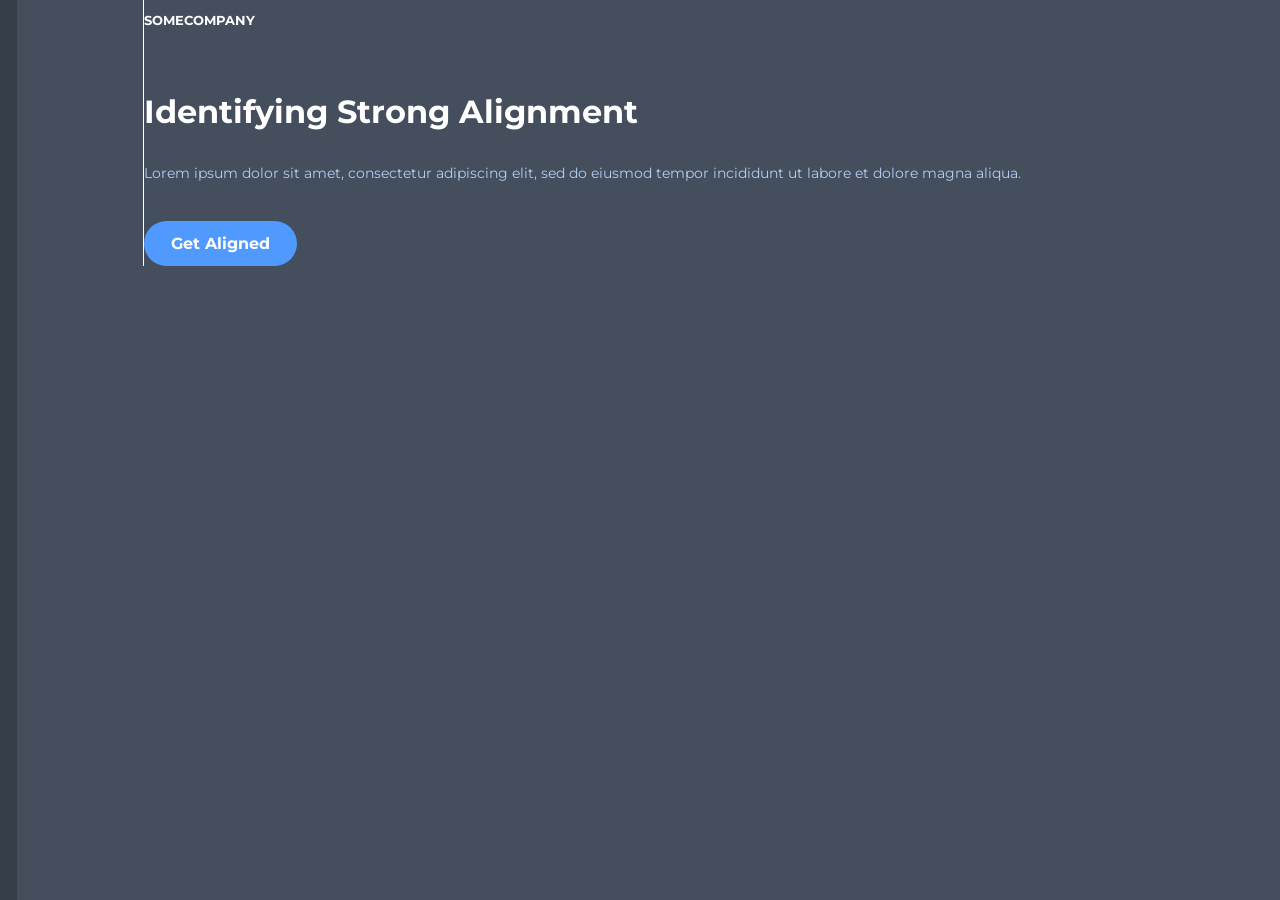
<file: Alignment/index.html>
<html>
    <head>
        <link rel="stylesheet" href="index.css">
    </head>
    <body>
        <div class="container">
            <a href="#" class="logo">SomeCompany</a>
            
            <h1>Identifying Strong Alignment</h1>
            
            <p>Lorem ipsum dolor sit amet, consectetur adipiscing elit, sed do eiusmod tempor incididunt ut labore et dolore magna aliqua. </p>
            
            <a href="#" class="cta">Get Aligned</a>
        </div>
    </body>
</html>
</file>
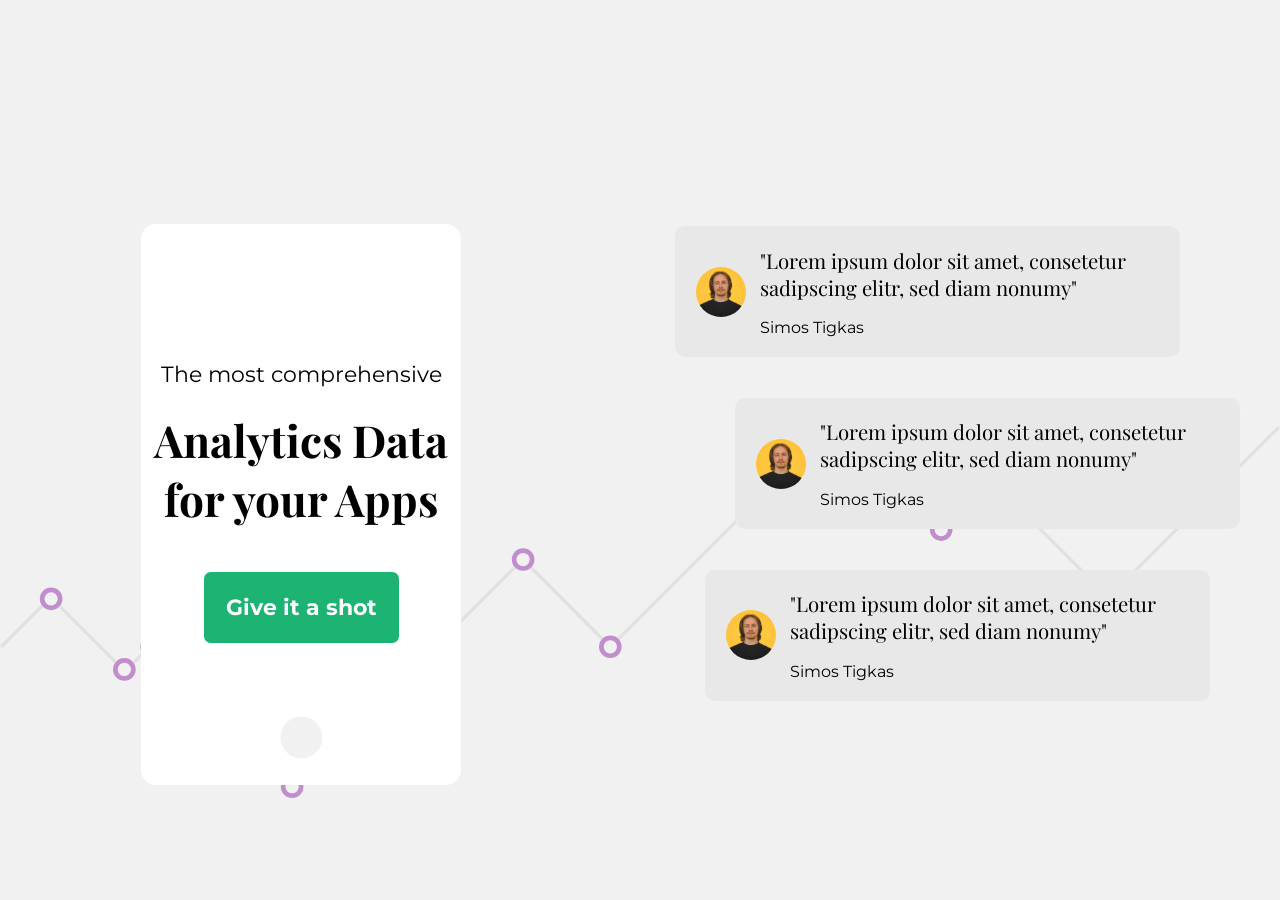
<file: Animations/index.html>
<html>
    <head>
        <link rel="stylesheet" href="index.css">
    </head>
    <body>
        <div class="wrapper">
            <img src="phone.svg" class="phone">
            <div class="col left">
                <div class="inner-content">
                    <p class="subheading">The most comprehensive</p>
                    <h1>Analytics Data for your Apps</h1>
                    <a href="#" class="cta">Give it a shot</a>
                </div>
            </div>
            <div class="col right">
                <ul>
                    <li>
                        <img src="person.jpg">
                        <div class="info">
                            <p class="quote">"Lorem ipsum dolor sit amet, consetetur sadipscing elitr, sed diam nonumy"</p>
                            <p class="auth">Simos Tigkas</p>
                        </div>
                    </li>
                    <li>
                        <img src="person.jpg">
                        <div class="info">
                            <p class="quote">"Lorem ipsum dolor sit amet, consetetur sadipscing elitr, sed diam nonumy"</p>
                            <p class="auth">Simos Tigkas</p>
                        </div>
                    </li>
                    <li>
                        <img src="person.jpg">
                        <div class="info">
                            <p class="quote">"Lorem ipsum dolor sit amet, consetetur sadipscing elitr, sed diam nonumy"</p>
                            <p class="auth">Simos Tigkas</p>
                        </div>
                    </li>
                </ul>
            </div>
        </div>
    </body>
</html>
</file>
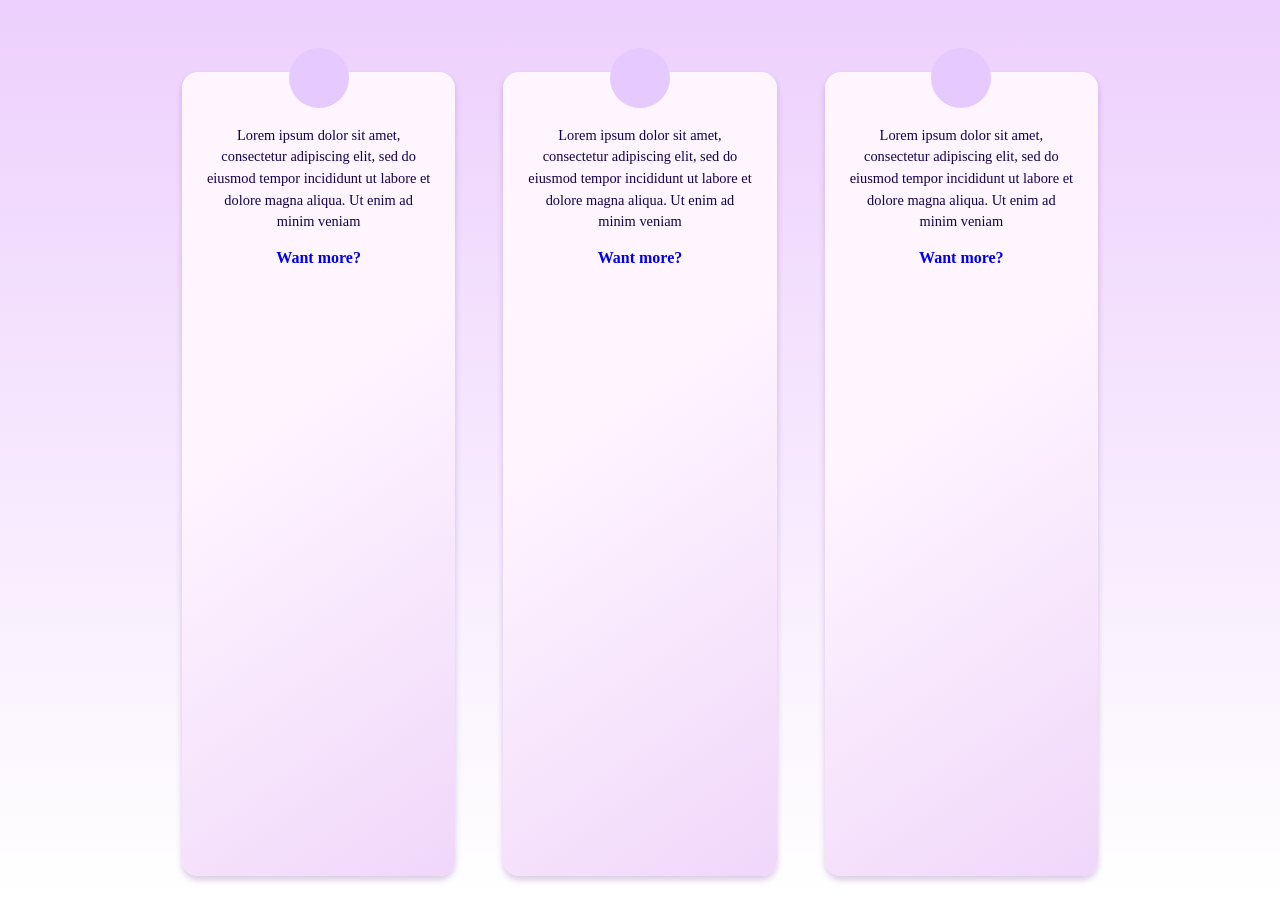
<file: Card-Gradients/index.html>
<html>
    <head>
        <link rel="stylesheet" href="index.css">
    </head>
    <body>
        
        <div class="container">
            <div class="card">
                <span></span>
                <p>Lorem ipsum dolor sit amet, consectetur adipiscing elit, sed do eiusmod tempor incididunt ut labore et dolore magna aliqua. Ut enim ad minim veniam</p>
                <a href="#">Want more?</a>
            </div>
            <div class="card">
                <span></span>
                <p>Lorem ipsum dolor sit amet, consectetur adipiscing elit, sed do eiusmod tempor incididunt ut labore et dolore magna aliqua. Ut enim ad minim veniam</p>
                <a href="#">Want more?</a>
            </div>
            <div class="card">
                <span></span>
                <p>Lorem ipsum dolor sit amet, consectetur adipiscing elit, sed do eiusmod tempor incididunt ut labore et dolore magna aliqua. Ut enim ad minim veniam</p>
                <a href="#">Want more?</a>
            </div>
        </div>
    </body>
</html>
</file>
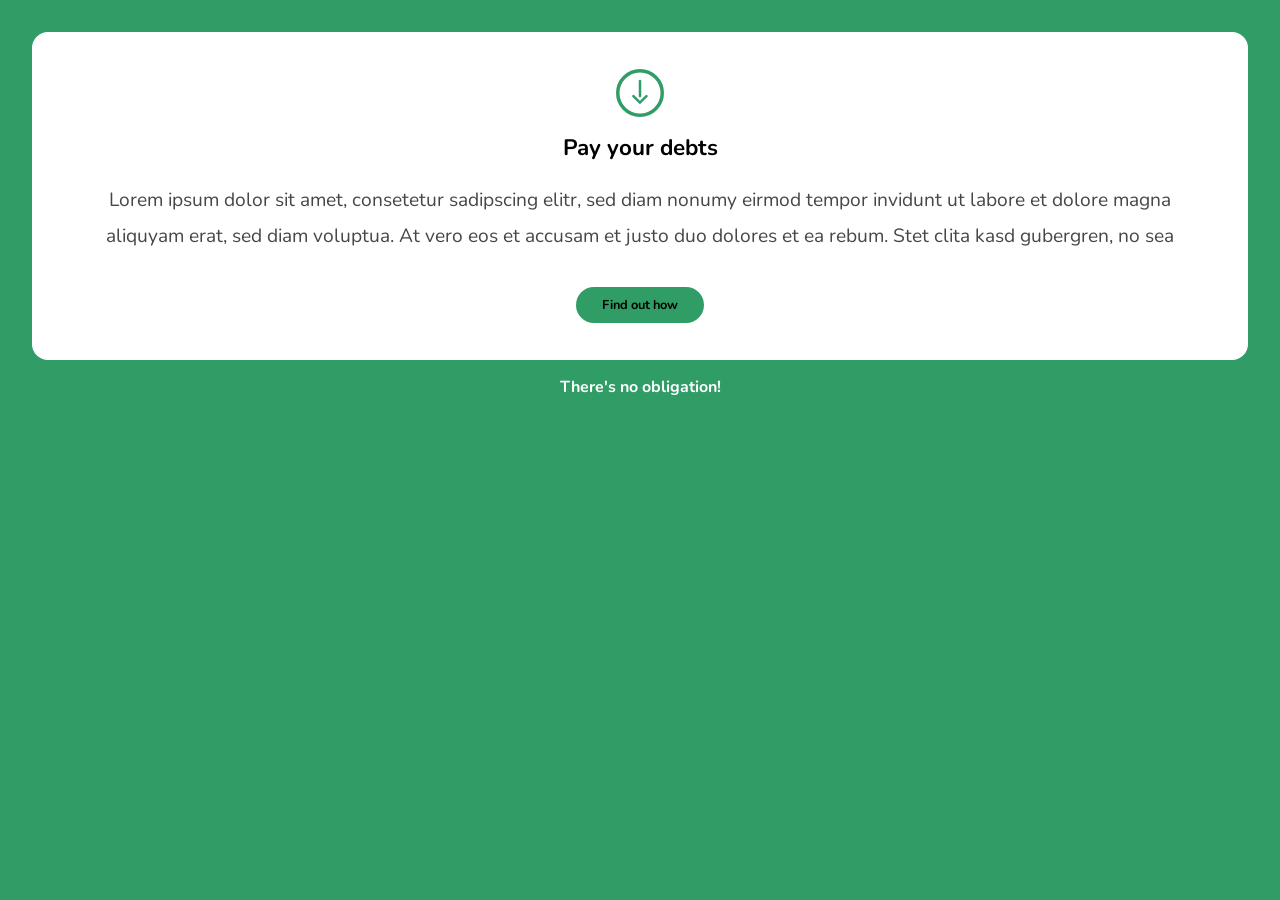
<file: Design-Challenge-4/index.html>
<html>
    <head>
        <link rel="stylesheet" href="index.css">
    </head>
    <body>
        <div class="card">
            <svg viewBox="0 0 96 96">
                <g id="down-arrow" transform="translate(-418 -150)">
                    <g id="Ellipse_2" data-name="Ellipse 2" transform="translate(418 150)" fill="none" stroke="#309d67" stroke-width="7">
                    <circle cx="48" cy="48" r="48" stroke="none"/>
                    <circle cx="48" cy="48" r="44.5" fill="none"/>
                    </g>
                    <g id="Group_1" data-name="Group 1">
                    <path id="Path_2" data-name="Path 2" d="M554,8207.49v29.931" transform="translate(-88 -8033.361)" fill="none" stroke="#309d67" stroke-linecap="round" stroke-width="5"/>
                    <path id="Path_3" data-name="Path 3" d="M541.8,8246.06l13.07,13.069,13.07-13.069" transform="translate(-89 -8042)" fill="none" stroke="#309d67" stroke-linecap="round" stroke-width="5"/>
                    </g>
                </g>
            </svg>
            <h1>Pay your debts</h1>
            <p>Lorem ipsum dolor sit amet, consetetur sadipscing elitr, sed diam nonumy eirmod tempor invidunt ut labore et dolore magna aliquyam erat, sed diam voluptua. At vero eos et accusam et justo duo dolores et ea rebum. Stet clita kasd gubergren, no sea</p>
            <a href="#">Find out how</a>
        </div>
        <p class="obligation">There's no obligation!</p>
    </body>
</html>
</file>
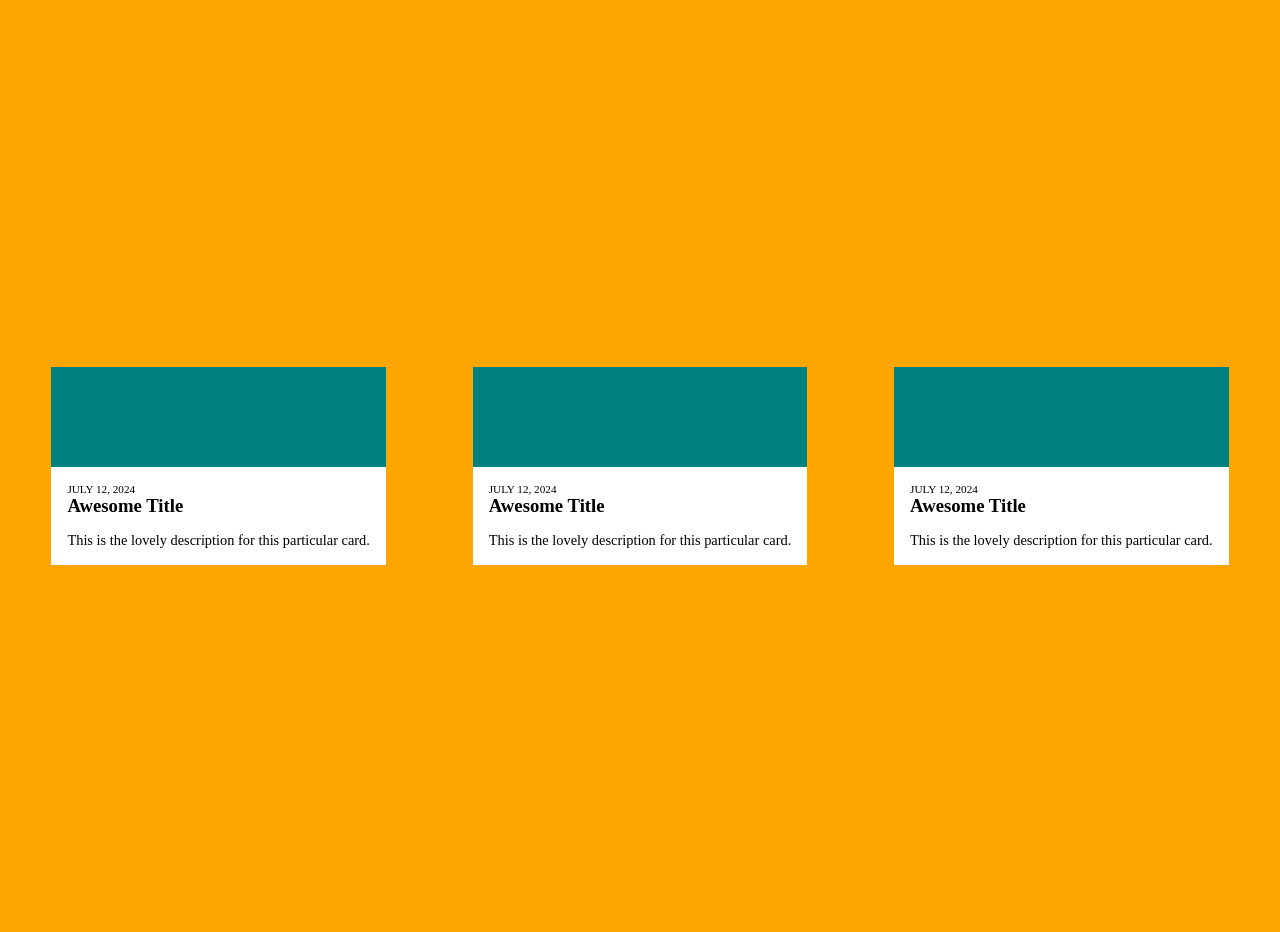
<file: Design-Challenge/index.html>
<html>
    <head>
        <link rel="stylesheet" href="index.css">
    </head>
    <body>
        <div class="card">
            <span></span>
            <div class="content">
                <p class="date">July 12, 2024</p>
                <h3>Awesome Title</h3>
                <p class="desc">This is the lovely description for this particular card.</p>
            </div>
        </div>
        <div class="card">
            <span></span>
            <div class="content">
                <p class="date">July 12, 2024</p>
                <h3>Awesome Title</h3>
                <p class="desc">This is the lovely description for this particular card.</p>
            </div>
        </div>
        <div class="card">
            <span></span>
            <div class="content">
                <p class="date">July 12, 2024</p>
                <h3>Awesome Title</h3>
                <p class="desc">This is the lovely description for this particular card.</p>
            </div>
        </div>
    </body>
</html>
</file>
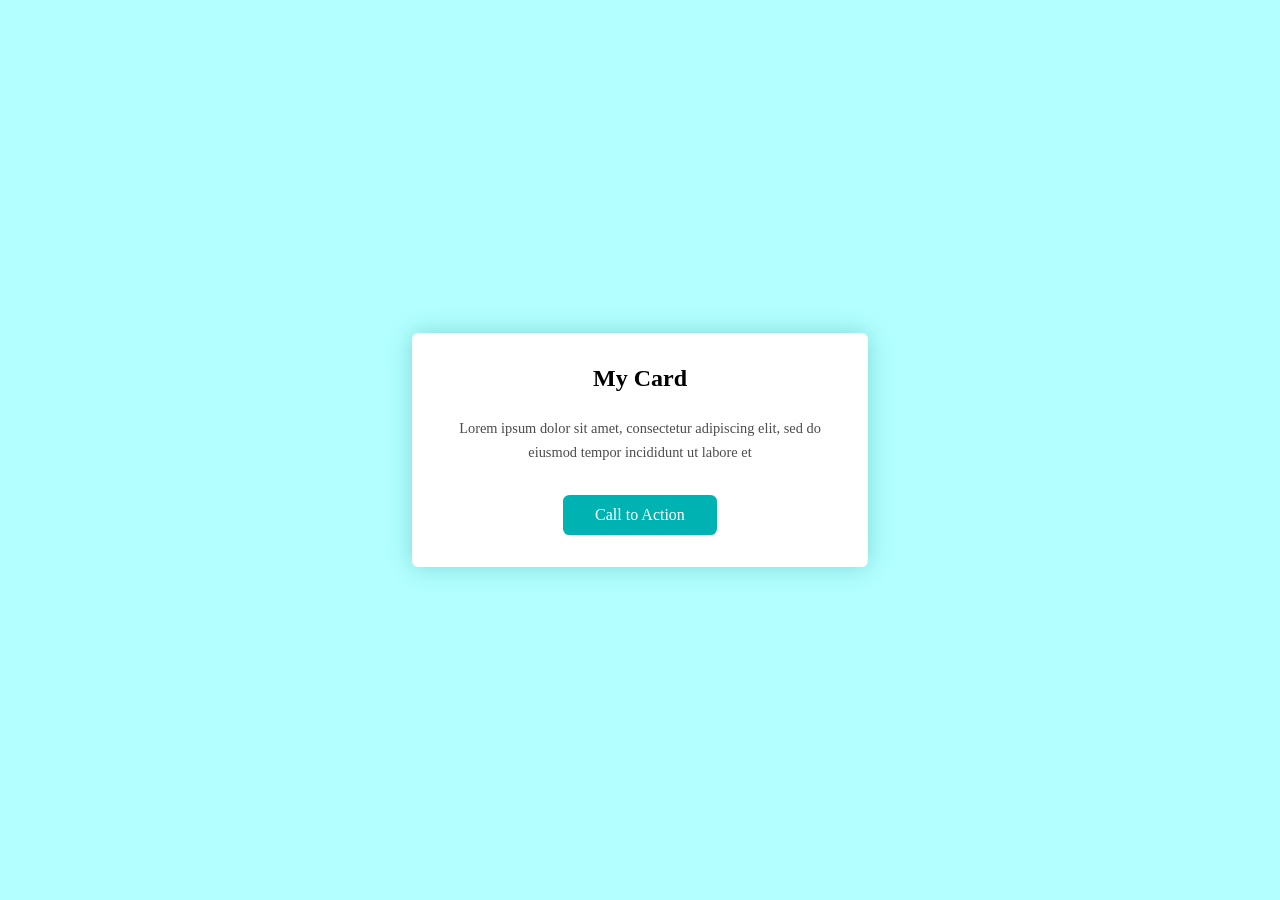
<file: Drop-Shadows/index.html>
<html>
    <head>
        <link rel="stylesheet" href="index.css">
    </head>
    <body>
        <div class="card">
            <p class="title">My Card</p>
            <p class="desc">Lorem ipsum dolor sit amet, consectetur adipiscing elit, sed do eiusmod tempor incididunt ut labore et</p>
            <a href="#">Call to Action</a>
        </div>
    </body>
</html>
</file>
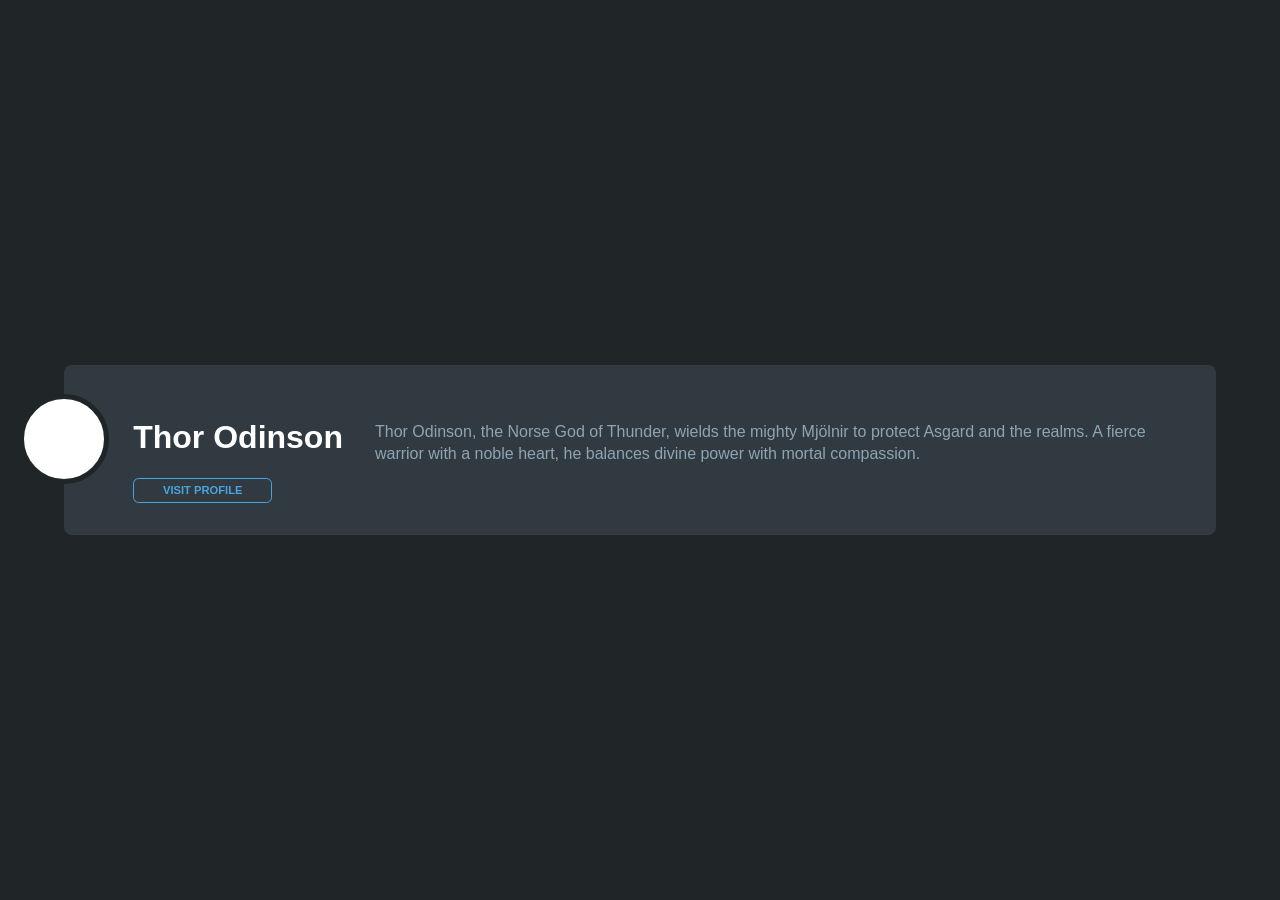
<file: Final-Responsive-Challenge/index.html>
<html>
    <head>
        <link rel="stylesheet" href="index.css">
    </head>
    <body>
        <div id="width" class="width-container"></div>
        <div class="card">
            <span></span>
            <div class="card-details">
                <h1>Thor Odinson</h1>
                <p>Thor Odinson, the Norse God of Thunder, wields the mighty Mjölnir to protect Asgard and the realms. A fierce warrior with a noble heart, he balances divine power with mortal compassion.</p>
                <a href="#">Visit Profile</a>
            </div>
        </div>
        <script src="index.js"></script>
    </body>
</html>
</file>
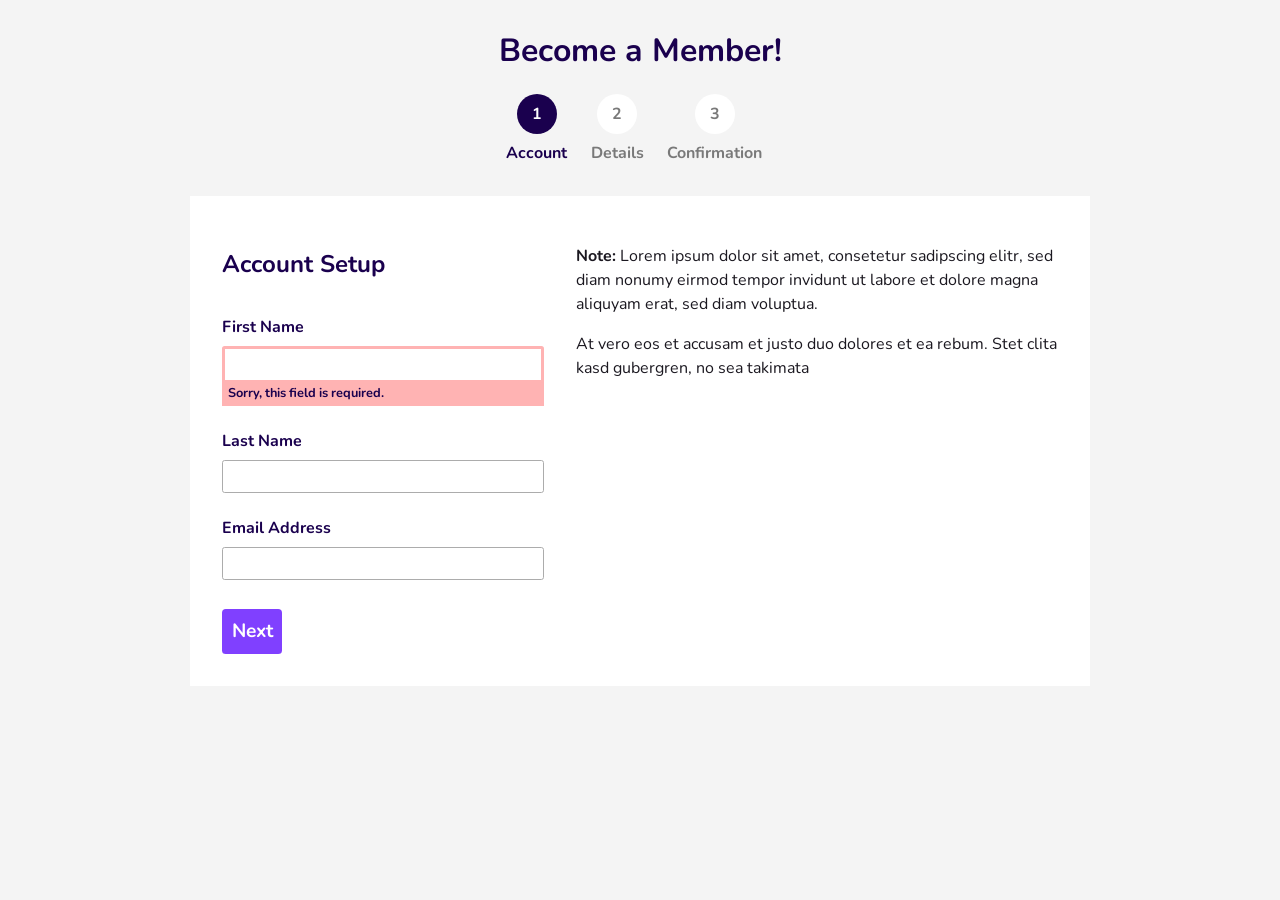
<file: Forms/index.html>
<html>
    <head>
        <link rel="stylesheet" href="index.css">
    </head>
    <body>
        
        <div class="wrapper">
            <h1>Become a Member!</h1>
            
            <ul class="progress">
                <li class="current">
                    <a href="index.html">
                       <div class="circle">1</div>
                       <span>Account</span> 
                    <a>
                </li>
                <li>
                    <a href="step2.html">
                       <div class="circle">2</div>
                       <span>Details</span> 
                    <a>
                </li>
                <li>
                    <a href="step3.html">
                       <div class="circle">3</div>
                       <span>Confirmation</span> 
                    <a>
                </li>
            </ul>
            
            <main>
                <div class="left-col">
                    <h2>Account Setup</h2>
                    
                    <label for="fname">First Name</label>
                    <input type="text" id="fname" name="fname" class="error-field">
                    <p class="error">Sorry, this field is required.</p>
                    
                    <label for="lname">Last Name</label>
                    <input type="text" id="lname" name="lname">
                    
                    <label for="email">Email Address</label>
                    <input type="text" id="email" name="email">
                    
                    <a href="step2.html" class="cta">Next</a>
                </div>
                <div class="right-col">
                    <p><strong>Note:</strong> Lorem ipsum dolor sit amet, consetetur sadipscing elitr, sed diam nonumy eirmod tempor invidunt ut labore et dolore magna aliquyam erat, sed diam voluptua.</p>
                    
                    <p>At vero eos et accusam et justo duo dolores et ea rebum. Stet clita kasd gubergren, no sea takimata</p>
                </div>
            </main>
            
        </div>
    </body>
</html>
</file>
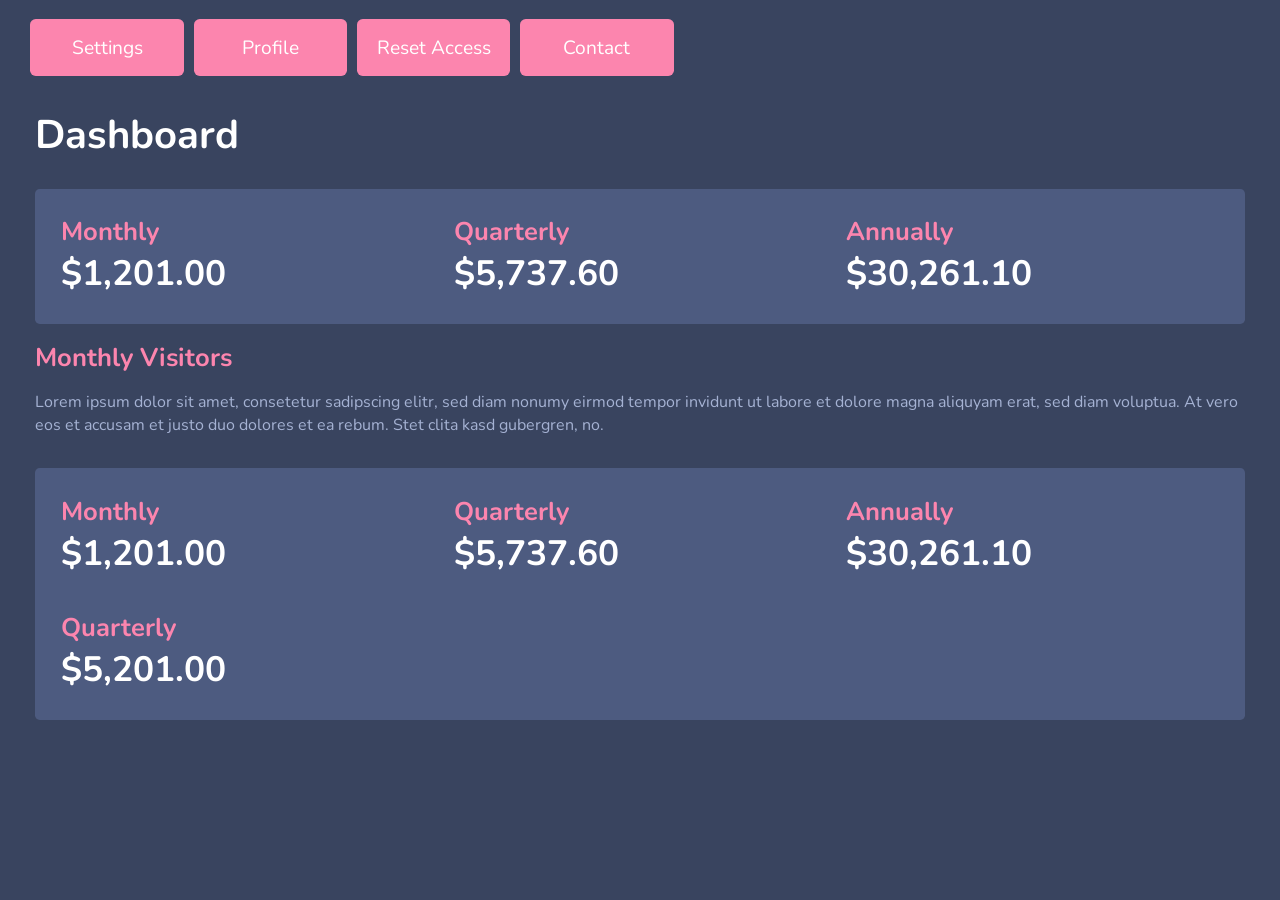
<file: Full-Project-Refactoring/index.html>
<html>
    <head>
        <link rel="stylesheet" href="index.css">
    </head>
    <body>
        <nav id="nav">
            <div class="inner-wrapper">
                <svg viewBox="0 0 32 37" id="exit-btn">
                    <path id="back" d="M15.9,4.492a3,3,0,0,1,5.194,0L34.4,27.5A3,3,0,0,1,31.8,32H5.2a3,3,0,0,1-2.6-4.5Z" transform="translate(0 37) rotate(-90)" fill="#fff"/>
                </svg>  
                <p>Lorem ipsum dolor sit amet, consetetur sadipscing elitr, sed diam nonumy eirmod.</p>
            </div>
            <ul>
                <li class="selected"><a href="#">Dashboard</a></li>
                <li><a href="#">Settings</a></li>
                <li><a href="#">Profile</a></li>
                <li><a href="#">Reset Access</a></li>
                <li><a href="#">Contact</a></li>
            </ul>
        </nav>
        <header>
            <svg height="32px" id="menu-btn" class="open" viewBox="0 0 32 32">
                <path fill="white" d="M4,10h24c1.104,0,2-0.896,2-2s-0.896-2-2-2H4C2.896,6,2,6.896,2,8S2.896,10,4,10z M28,14H4c-1.104,0-2,0.896-2,2  s0.896,2,2,2h24c1.104,0,2-0.896,2-2S29.104,14,28,14z M28,22H4c-1.104,0-2,0.896-2,2s0.896,2,2,2h24c1.104,0,2-0.896,2-2  S29.104,22,28,22z"/>
            </svg>
            <a href="#" class="logo">Company</a>
            <a href="#" class="cta-btn">Dashboard</a>
        </header>
        <main>
            <h1>Dashboard</h1>
            <section class="panel">
                <ul class="data">
                    <li>
                        <h3>Monthly</h3>
                        <p>$1,201.00</p>
                    </li>
                    <li>
                        <h3>Quarterly</h3>
                        <p>$5,737.60</p>
                    </li>
                    <li>
                        <h3>Annually</h3>
                        <p>$30,261.10</p>
                    </li>
                </ul>
            </section>
            <div class="columns half">
                <div class="col left">
                    <h3>Monthly Visitors</h3>
                    <p>Lorem ipsum dolor sit amet, consetetur sadipscing elitr, sed diam nonumy eirmod tempor invidunt ut labore et dolore magna aliquyam erat, sed diam voluptua. At vero eos et accusam et justo duo dolores et ea rebum. Stet clita kasd gubergren, no.</p>
                </div>
                <div class="col">
                    <ul class="data secondary">
                       <li>
                            <h3>Monthly</h3>
                            <p>$1,201.00</p>
                        </li>
                        <li>
                            <h3>Quarterly</h3>
                            <p>$5,737.60</p>
                        </li>
                        <li>
                            <h3>Annually</h3>
                            <p>$30,261.10</p>
                        </li>
                        <li>
                            <h3>Quarterly</h3>
                            <p>$5,201.00</p>
                        </li>
                    </ul>
                </div>
            </div>
        </main>
        <script src="index.js"></script>
    </body>
</html>
</file>
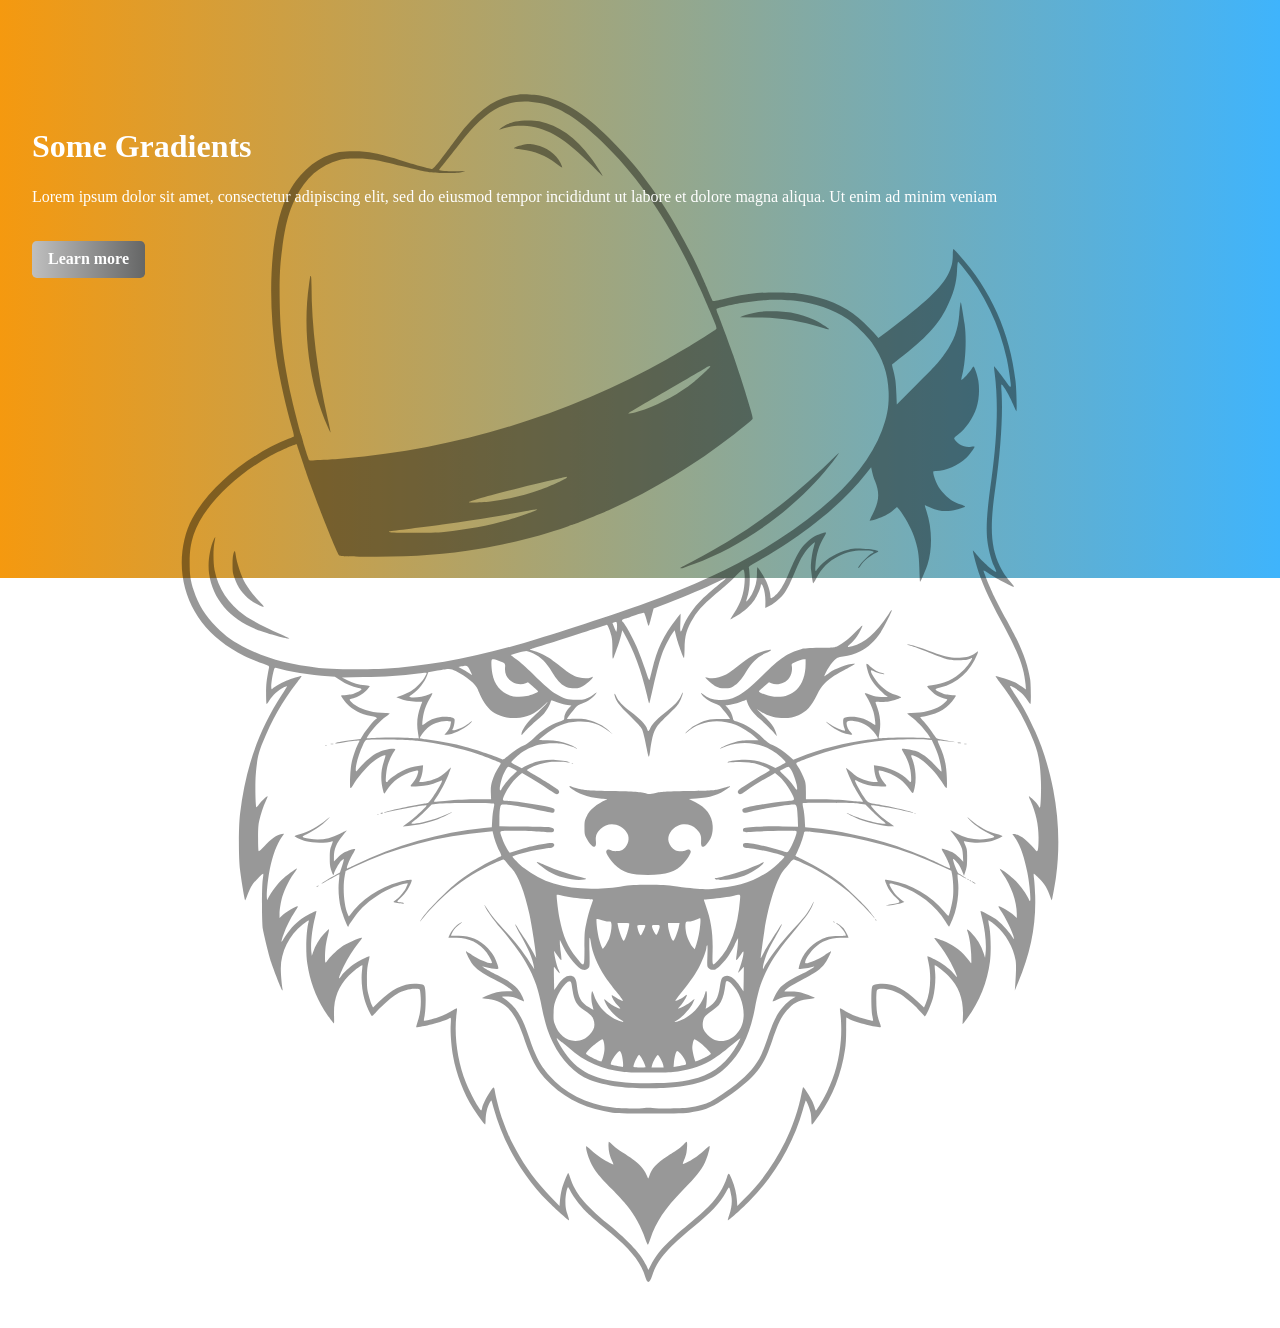
<file: Gradients/index.html>
<html>
    <head>
        <link rel="stylesheet" href="index.css">
    </head>
    <body>
        <div class="container">
            <h1>Some Gradients</h1>
            <p>Lorem ipsum dolor sit amet, consectetur adipiscing elit, sed do eiusmod tempor incididunt ut labore et dolore magna aliqua. Ut enim ad minim veniam</p>
            <a href="#">Learn more</a>
            <img src="zig.svg">
        </div>
    </body>
</html>
</file>
<file: Alignment/index.css>
@import url('https://fonts.googleapis.com/css?family=Montserrat:400,700&display=swap');

html, body {
    margin: 0;
    padding: 0;
    font-family: 'Montserrat';
}

body {
    background-color: #444E5C;
    border-left: 17px solid rgba(0,0,0,.2);
    height: 100vh;
}

.container {
    width: 80%;
    margin: 0 auto;
}

a { 
    color: white;
    text-decoration: none;
}
a.logo {
    display: block;
    padding-top: 1em;
    font-weight: bold;
    text-transform: uppercase;
    font-size: .8em;
}

h1 {
    margin: 2em 0 1em .5em;
    color: white;
}

p {
    color: #B2CEF2;
    line-height: 1.4em;
    font-size: .9em;
}

a.cta {
    display: inline-block;
    background: #5099FF;
    padding: .8em 1.7em;
    font-weight: bold;
    border-radius: 2em;
    transform: translateX(50%);
    margin-top: 1.5em;
}

/* Show Column to understand alignment: */

.container {
    border-left: 1px solid rgba(255,255,255,1);
}

/* Improvements */

h1 { margin-left: 0; }
a.cta { transform: none; }
a.logo { text-align: left; }
</file>
<file: Animations/index.css>
@import url('https://fonts.googleapis.com/css2?family=Montserrat:wght@300;700&family=Playfair+Display:wght@200;500&display=swap');

html, body {
    margin: 0;
    padding: 0;
}

body {
    background: #F1F1F1 url('graph-bg.svg') no-repeat;
    background-position: 0 20%;
    background-size: 150%;
    font-family: 'Montserrat', sans-serif;
    font-weight: normal;
    text-align: center;
}

h1, .quote {
    font-family: 'Playfair Display', serif;
}

.phone {
    position: absolute;
    top: 2em;
    left: 0;
    right: 0;
    margin: auto;
    width: 250px;
}
.wrapper {
    padding: .5em;
    margin-top: 4em;
    position: relative;
}
ul {
    list-style: none;
    padding: 0;
}

.left, .right {
    position: relative;
}

.left {
    height: 50vh;
    display: grid;
    place-content: center;
}

h1 {
    width: 62%;
    margin: 0 auto 1.5em;
}

.cta {
    text-decoration: none;
    background: #1DB473;
    color: white;
    font-weight: bold;
    padding: 1em;
    border-radius: .3em;
}
.right {
    margin-top: 12em;
}
.right ul {
    width: 80%;
    margin: 0 auto 2em;
}

li {
    margin-bottom: 2em;
}

li img {
    width: 50px;
    height: 50px;
    border-radius: 50%;
}

.cta:hover {
    background: hsl(154, 72%, 31%);
    transition: background 1s ease-in-out;
}

@media (min-width: 600px) {
    .phone {
        width: 300px;
        top: 3em;
    }
    body {
        background-position: 0 30%;
        background-size: 130%;
    }
    .left {
        font-size: 1.3em;
        height: 60vh;
    }
    .right {
        font-size: 1.2em;
        margin-top: 10em;
    }
}

@media (min-width: 850px) {
    .left {
        width: 40%;
        float: left;
        left: 1.5em;
        height: 70vh;
        font-size: 1.3em;
    }
    body {
        height: 100vh;
        display: grid;
        place-content: center;
        background-position: 0 80%;
        background-size: 100%;
    }
    .phone {
        left: -52%;
        width: 320px;
        top: 3.5em;
    }

    .right {
        width: 40%;
        float: right;
        margin: 0 auto;
        text-align: left;
    }
    .right ul {
        width: 100%;
    }
    .right {
        margin-top: 0;
        padding: 3em;
    }
    .right ul li {
        display: grid;
        grid-template-columns: repeat(2,auto);
        align-items: center;
        grid-gap: .7em;
        background: #e8e8e8;
        padding: 1em;
        border-radius: .5em;
    }
    
    li p {
        margin: 0;
    }
    .quote {
        font-weight: 200;
    }
    .auth {
        margin-top: 1em;
        font-size: .8em;
    }
    li:nth-of-type(1) {
        transform: translateX(-30px);
    }
    li:nth-of-type(2) {
        transform: translateX(30px);
    }
}

@media (min-width: 1000px) {
    body {
        font-size: 17px;
    }

    .phone {
        left: -53%;
        top: 4em;
    }

    .left {
        left: 3.2%;
    }
}
</file>
<file: Card-Gradients/index.css>
html, body {
    margin: 0;
    padding: 0;
}

body {
    background: linear-gradient(0deg, rgba(255,255,255,1) 0%, rgba(237,208,253,1) 100%);
    display: grid;
    justify-content: center;
}

.container {
    display: grid;
    grid-template-columns: repeat(auto-fit, minmax(250px, 1fr));
    margin-top: 3em;
}

.card {
    background: linear-gradient(145deg, rgba(255,245,255,1) 40%, rgba(240,215,250,1) 100%);
    margin: 1.5em;
    padding: 1.5em;
    border-radius: 1em;
    text-align: center;
    color: #15004C;
    position: relative;
    box-shadow: 0 4px 6px rgba(69,0,122,0.2);
}

span {
    position: absolute;
    width: 60px;
    height: 60px;
    background: white;
    margin-top: -3em;
    border-radius: 50%;
    background: #E6C9FF;
    margin-left: auto; 
    margin-right: auto; 
    left: 0;
    right: 0;
}

p {
    margin-top: 2em;
    font-size: .9em;
    line-height: 1.5em;
}

a {
    font-weight: bold;
    text-decoration: none;
    display: block;
    margin-top: 1em;
}
</file>
<file: Design-Challenge-4/index.css>
@import url('https://fonts.googleapis.com/css?family=Nunito:400,700&display=swap');
html, body {
    margin: 0;
    padding: 0;
}

body {
    background: #309D67;
    padding: .4em;
    font-family: 'Nunito', sans-serif;
}

.card {
    background: white;
    border-radius: 1em;
    padding: 2.3em;
    text-align: center;
}

svg {
    width: 5em;
}

h1 {
    font-size: 1em;
    font-weight: normal;
}

.card p {
    font-size: .85em;
    color: #474747;
}

a {

    display: inline-block;
    color: black;
    text-decoration: none;
    font-weight: bold;
    border-radius: 5em;
    font-size: .8em;
}
.obligation {
    text-align: center;
    color: white;
    font-weight: bold;
    margin-bottom: 0;
}

/*
    My fixes below:  
    I will use the following properties and rulesets
    to improve the visual hierarchy of this
    design
*/

body {
    padding: 2em;
}

svg {
    width: 3em;
}

h1 {
    font-size: 1.4em;
    font-weight: bold;
}

.card p {
    font-size: 1.2em;
    line-height: 1.9em;
    color: auto;
}

a {
    background: hsl(150, 53%, 40%);
    padding: .7em 2em;
    margin-top: 1em;
}
</file>
<file: Design-Challenge/index.css>
html, body {
    margin: 0;
    padding: 0;
}

body {
    height: 100vh;
    display: grid;
    grid-template-columns: repeat(3, auto);
    place-items: center;
    background: orange;
    grid-gap: 1em;
}

.card {
    background: white;
}
span {
    height: 100px;
    display: block;
    width: 100%;
    background: teal;
}

p.date {
    text-align: center;
    font-size: .7em;
    text-transform: uppercase;
}
h3 {
    margin: 0;
}
p.desc {
    font-size: .9em;
}

/* 
   Use the following properties
   to fix the alignment and white
   space issues on the rulesets
   below this comment.
   
   margin, padding, text-align
   
*/


body {
    /* margin: 1em; */
    padding: 1em;
}

.content {
    /* padding: .1em; */
    margin: 1em;
}

p.date {
    text-align: left;
    margin: 0em;
}

h3 {
    text-align: left;
}

p.desc {
    text-align: left;
}
</file>
<file: Drop-Shadows/index.css>
html, body {
    margin: 0;
    padding: 0;
}

body {
    height: 100vh;
    display: grid;
    place-content: center;
    background: hsl(180, 100%, 85%);
}

.card {
    width: 60%;
    margin: 0 auto;
    padding: 2em;
    background: white;
    border-radius: .4em;
    text-align: center;
    /* box-shadow: horizontal vertical blur color; */ 
    box-shadow: 0px 0px 25px hsla(180, 100%, 25%, 0.3);
}

.title {
    font-weight: bold;
    font-size: 1.5em;
    margin-top: 0;
}

.desc {
    line-height: 1.7em;
    font-size: .9em;
    color: #4C4C4C;
}

a {
    text-decoration: none;
    background: hsl(180, 100%, 35%);
    color: white;
    display: inline-block;
    padding: .7em 2em;
    border-radius: .4em;
    margin-top: 1em;
}
</file>
<file: Final-Responsive-Challenge/index.css>
html, body {
    margin: 0;
    padding: 0;
}

body {
    background: #202528;
    color: white;
    display: grid;
    place-content: center;
    height: 100vh;
    font-family: 'Nunito', sans-serif;
}

.card {
    padding: 1em;
    margin: 0 1em;
    background: #313A40;
    border-radius: .5em;
    position: relative;

}

span {
    width: 5em;
    height: 5em;
    background: white;
    position: absolute;
    top: -2.5em;
    border-radius: 50%;
    border: 5px solid #202528;
}

h1 {
    margin-top: 1.2em;
}

p {
    line-height: 1.4em;
    color: #8FA4B2;
}

a {
    text-decoration: none;
    color: #4AA4DF;
    display: block;
    text-align: center;
    padding: .8em 1em;
    border: 1px solid #4AA4DF;
    border-radius: .5em;
    text-transform: uppercase;
    font-weight: bold;
    font-size: .85rem;
    margin-top: 2em;
}

@media (min-width: 600px) {
    .card {
        display: grid;
        grid-template-columns: repeat(2, auto);
        grid-template-areas: 
            "avatar content";
        margin: 0 4em;
        padding-right: 2em;
        padding-bottom: 2em;
    }
    span {
        position: initial;
        display: block;
        grid-area: avatar;
        margin-left: -3.8em;
        margin-top: .8em;
    }
    .card-details {
        grid-area: content;
        margin-left: 1.5em;        
    }
    a {
        display: inline-block;
    }
    
}

@media (min-width: 1000px) {
    .card-details {
        display: grid;
        grid-template-columns: repeat(2,auto);
        grid-template-areas: 
            "a e"
            "b e";
    }
    
    h1 {
        grid-area: a;
    }
    p {
        grid-area: e;
        margin-left: 2em;
        margin-top: 2.5em;
    }
    a {
        grid-area: b;
        padding: .5em;
        width: 60%;
        font-size: .7em;
        margin-top: 0;
    }
    
}


/* For the width display, ignore this */
.width-container {
    display: none;
}

.display-width {
    display: block;
    position: absolute;
    right: 0;
    top: 0;
    background-color: #E6E6E6;
    padding: .3em;
    font-size: .85em;
    color: black;
}
</file>
<file: Forms/index.css>
@import url('https://fonts.googleapis.com/css?family=Nunito:400,700&display=swap');

* {
    box-sizing: border-box;
}

html, body {
    margin: 0;
    padding: 0;
}

body {
    font-family: 'Nunito', sans-serif;
    background: #f4f4f4;
    color: #1a004e;
}

.wrapper {
    padding: .5em;
    text-align: center;
}

.wrapper a {
    text-decoration: none;
}

li {
    list-style: none;
}

ul {
    list-style: none;
    padding: 0 1em;
    display: flex;
    width: 300px;
    margin: 0 auto;
    justify-content: space-between;
}

.circle {
    width: 2.5em;
    height: 2.5em;
    border-radius: 50%;
    background-color: white;
    color: #797979;
    font-weight: bold;
    display: grid;
    place-content: center;
    margin: 0 auto .5em;
    padding: 0.2em;
}

.current .circle {
    background-color: #1a004e;
    color: white;
}

.circle:hover {
    background-color: #1a004e;
}

span {
    font-weight: bold;
    color: #797979;
}

.current span {
    color: #1a004e;
}

main {
    background: white;
    padding: 1em;
    text-align: left;
    margin-top: 2em;
    margin-bottom: 2em;
}

h2 {
    font-size: 1.3em;
    position: relative;
    margin-bottom: 1.5em;
}

label {
    display: block;
    font-weight: bold;
    margin-top: 1.5em;
    margin-bottom: .5em;
}

input[type=text], select, textarea {
    width: 100%;
    padding: 0.6em;
    border-radius: .2em;
    border: 1px solid #ACACAC;
    color: #1B1820;
}

input[type=text]:focus, textarea:focus {
    outline: 4px solid #ACACAC;
}

.left-col .error-field {
    border: 3px solid #FFB3B3;
}

p.error {
    background: #FFB3B3;
    padding: .3em .5em;
    font-weight: bold;
    font-size: 0.8em;
    margin-top: -0.2em;
    margin-bottom: 0.4em;
}


.cta {
    display: block;
    width: 100%;
    padding: 0.5em;
    text-align: center;
    text-decoration: none;
    color: white;
    background: #8040FF;
    margin-top: 1.5em;
    font-weight: bold;
    font-size: 1.2em;
    border-radius: .2em;
}

.right-col {
    margin-top: 2em;
    line-height: 1.5em;
    color: #1B1820;
}

@media(min-width: 650px) {
    main {
        display: flex;
        padding: 2em;
    }
    
    .left-col {
        width: 40%;
        float: left;
        margin-right: 2em;
    }

    .right-col {
        width: 60%;
        margin: 0;
    }

    .cta {
        display: inline-block;
        width: unset;
    }
}

@media(min-width: 950px) {
    main {
        padding: 2em;
        width: 900px;
        margin: 2em auto;
    }

    h2 {
        font-size: 1.5em;
    }

}
</file>
<file: Full-Project-Refactoring/index.css>
@import url('https://fonts.googleapis.com/css?family=Nunito:400,700&display=swap');

* {
    box-sizing: border-box;
}

html, body {
    margin: 0;
    padding: 0;
}

body {
    background: #39445F;
    color: #A5B2D3;
    padding: .5em;
    font-family: 'Nunito', sans-serif;
    height: 100vh;
    text-align:center;
}

header {
    display: flex;
    align-items: center;
    justify-content: center;
    font-size: 1.2em;
}

header svg {
    width: 1.5em;
    cursor: pointer;
}

a {
    color: white;
}

ul {
    list-style: none;
    padding: 0;
}

a.logo {
    font-weight: bold;
    margin: 0 1em;
}

a.cta-btn {
    margin-left: auto;
    background: #FC85AE;
    padding: .2em .4em;
    display: inline-block;
    border-radius: .2em;
    font-size: .9em;
    color: #303A52;
    font-weight: bold;
}

/* Navigation */

nav {
    position: fixed;
    background: #576483;
    height: 100vh;
    left: 0;
    top: 0;
    width: 40%;
    visibility: hidden;
    transform: translateX(-50%);
    opacity: 0;
    transition: all .3s;
    text-align: left;
}

nav p {
    margin-bottom: 0;
}

nav svg {
    cursor: pointer;
    width: 1em;
}

nav ul li a {
    display: block;
    font-size: 1.2em;
    padding: .8em 1em;
}

.selected {
    background: #FC85AE;
    border-radius: 2px;
    padding: .2em .4em;
}

.open-nav {
    visibility: unset;
    opacity: 1;
    transform: translateX(0);
}

/* Main Section */

h1 {
    color: white;
    margin-top: 1em;
    font-size: 2.5em;
}

.panel {
    background: hsl(223, 25%, 40%);
    border-radius: .3em;
}

h3 {
    color: #FC85AE;
    margin: 0;
    font-size: 1.6em;
}

ul.data li p {
    color: white;
    font-weight: bold;
    font-size: 2.2em;
    margin: .3em 0 1em;
}

ul.data li:last-child p {
    margin-bottom: 0;
}

ul.secondary {
    margin-top: 2em;
    background: hsl(223, 25%, 40%);
    border-radius: .3em;
}

ul.secondary li p {
    font-size: 2.2em;
}

main {
    padding: 1em;
    background: #39445F;
}

nav {
    background: hsl(223, 25%, 20%);
}

a {
    text-decoration: none;
}

p {
    line-height: 1.4em;
}

header {
    padding: .6em;
}

ul.data {
    padding: .6em;
}

.inner-wrapper {
    padding: 1em;
}

/* Large Phones */

@media (min-width: 550px) {
    body {
        padding: 1.2em;
        text-align: left;
    }

    ul.data {
        display: flex;
        flex-wrap: wrap;
    }

    ul.data li {
        width: 50%; /* flex: 0 0 50%; -> flex-grow: 0; flex-shrink: 0; flex-basis: 50%; can be used only in a flex container*/
        padding: 1em;
    }

}

@media (min-width: 700px) {
    ul.data {
        justify-content: left;
    }

    .panel ul.data li {
        width: 33%;
    }

    .panel ul.data li p {
        margin: 0;
    }
}

@media (min-width: 800px) {
    ul.data li {
        width: 33%;
    }

    ul.data li p {
        margin: 0;
    }

    nav {
        width: 30%;
        height: 65%;
    }
}

@media (min-width: 900px) {
    nav {
        visibility: unset;
        background: none;
        position: unset;
        height: auto;
        opacity: 1;
        transform: translateX(0);
    }

    .open, .inner-wrapper{
        display: none;
    }

    nav ul {
        display: flex;
        margin-left: 0.7em;
    }

    nav ul li a {
        background: #FC85AE;
        border-radius: .3em;
        margin-right: .5em;
        width: 8em;
        text-align: center;
    }


    .selected {
        background: none;
        display: none;
    }

    header {
        display: none;
    }

    h1 {
        margin-top: 0em;
    }
}
</file>
<file: Gradients/index.css>
html, body {
    margin: 0;
    padding: 0;
}

body {
    height: 100vh;
}

.container {
    padding: 4em 2em;
    height: 50vh;
    color: white;
    background: linear-gradient(90deg,rgba(2, 0, 36, 1) 0%, rgba(245, 153, 15, 1) 0%, rgba(63, 180, 252, 1) 100%);
    position: relative;
    z-index: 1;
}

h1 {
    margin-top: 2em;
}

p {
    line-height: 1.4em;
}

img {
    position: absolute;
    left: -20px;
    top: 3em;
    z-index: -1;
    width: 100%;
    opacity: .4;
}

a {
    color: white;
    text-decoration: none;
    padding: .6em 1em;
    margin-top: 1em;
    display: inline-block;
    background: linear-gradient(90deg,rgba(2, 0, 36, 1) 0%, rgba(191, 191, 191, 1) 0%, rgba(101, 102, 102, 1) 100%);
    color: white;
    font-weight: bold;
    border-radius: .3em;
}
</file>
